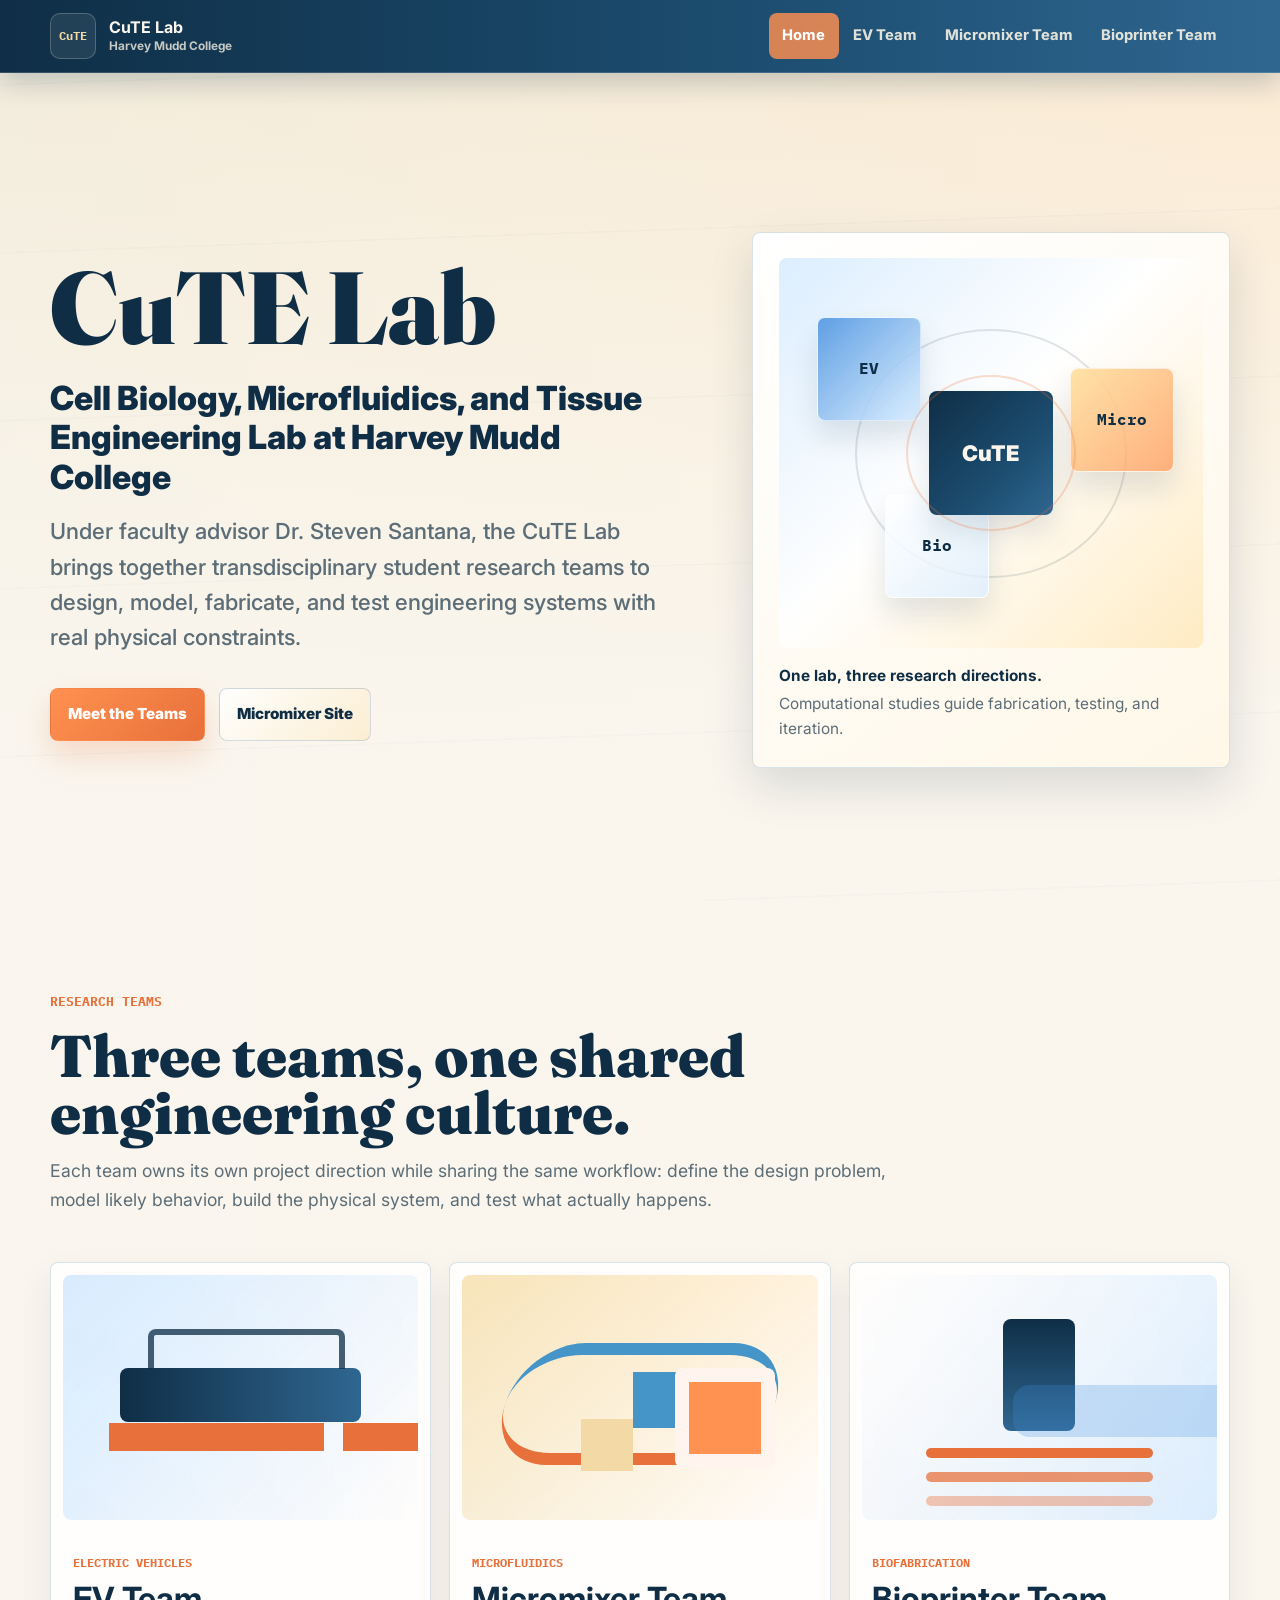
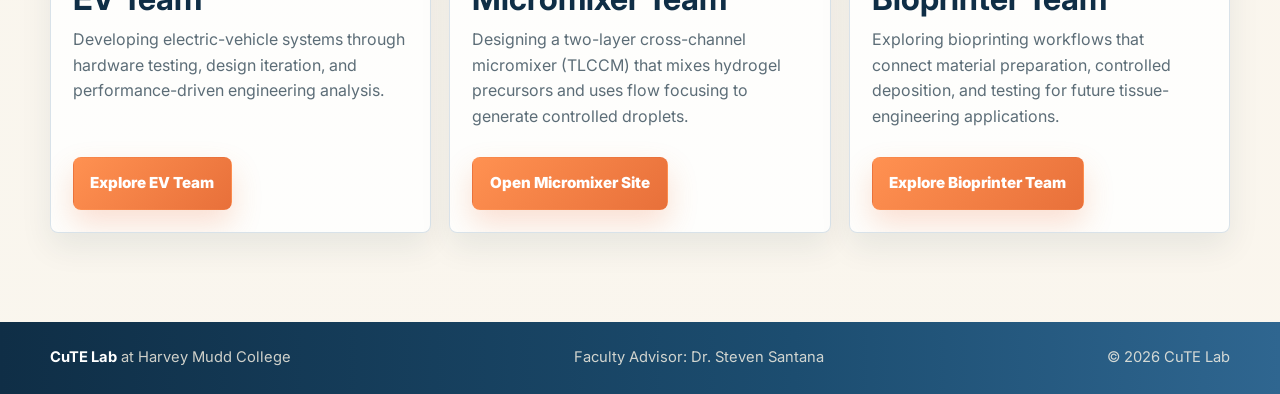
<file: index.html>
<!doctype html>
<html lang="en">
<head>
  <meta charset="utf-8">
  <meta name="viewport" content="width=device-width, initial-scale=1">
  <title>The CuTE Lab</title>
  <meta name="description" content="The CuTE Lab at Harvey Mudd College builds hands-on and computational engineering platforms across electric vehicles, microfluidics, and bioprinting.">
  <link rel="preconnect" href="https://fonts.googleapis.com">
  <link rel="preconnect" href="https://fonts.gstatic.com" crossorigin>
  <link href="https://fonts.googleapis.com/css2?family=Fraunces:ital,opsz,wght@0,9..144,500;0,9..144,650;0,9..144,900;1,9..144,500&family=Inter:wght@400;500;600;700;800;900&family=IBM+Plex+Mono:wght@500;600;700&display=swap" rel="stylesheet">
  <link rel="stylesheet" href="./styles.css">
</head>
<body>
  <a class="skip-link" href="#main-content">Skip to content</a>

  <header class="site-header" id="top">
    <nav class="nav-shell" aria-label="Primary navigation">
      <a class="brand" href="#home" aria-label="CuTE Lab home">
        <span class="brand-mark" aria-hidden="true">CuTE</span>
        <span>
          <strong>CuTE Lab</strong>
          <small>Harvey Mudd College</small>
        </span>
      </a>

      <button class="menu-toggle" type="button" aria-label="Open navigation" aria-expanded="false">
        <span></span>
        <span></span>
        <span></span>
      </button>

      <ul class="nav-list" id="primary-nav">
        <li><a class="nav-link active" href="#home">Home</a></li>
      </ul>
    </nav>
  </header>

  <main id="main-content">
    <section class="hero" id="home" aria-labelledby="hero-title">
      <div class="container hero-grid">
        <div class="hero-copy">
          <h1 id="hero-title">CuTE Lab</h1>
          <p class="hero-subheading">Cell Biology, Microfluidics, and Tissue Engineering Lab at Harvey Mudd College</p>
          <p class="hero-lede">
            Under faculty advisor Dr. Steven Santana, the CuTE Lab brings together transdisciplinary student research teams to design, model, fabricate, and test engineering systems with real physical constraints.
          </p>
          <div class="hero-actions" aria-label="Page shortcuts">
            <a class="button button-primary" href="#teams">Meet the Teams</a>
            <a class="button button-secondary" href="./micromixer/#home">Micromixer Site</a>
          </div>
        </div>

        <div class="hero-visual" aria-label="CuTE Lab research themes">
          <div class="research-orbit">
            <span class="node node-ev">EV</span>
            <span class="node node-micro">Micro</span>
            <span class="node node-bio">Bio</span>
            <span class="center-node">CuTE</span>
          </div>
          <div class="visual-caption">
            <strong>One lab, three research directions.</strong>
            <span>Computational studies guide fabrication, testing, and iteration.</span>
          </div>
        </div>
      </div>
    </section>

    <section class="section" id="teams" aria-labelledby="teams-title">
      <div class="container">
        <div class="section-heading">
          <p class="eyebrow">Research Teams</p>
          <h2 id="teams-title">Three teams, one shared engineering culture.</h2>
          <p>
            Each team owns its own project direction while sharing the same workflow: define the design problem, model likely behavior, build the physical system, and test what actually happens.
          </p>
        </div>

        <!-- Team cards are rendered from team-content.js so each group can edit its own copy safely. -->
        <div class="team-grid" id="team-grid" aria-live="polite"></div>
      </div>
    </section>

  </main>

  <footer class="site-footer">
    <div class="container footer-grid">
      <p><strong>CuTE Lab</strong> at Harvey Mudd College</p>
      <p>Faculty Advisor: Dr. Steven Santana</p>
      <p>&copy; <span id="year"></span> CuTE Lab</p>
    </div>
  </footer>

  <script src="./team-content.js"></script>
  <script src="./app.js"></script>
</body>
</html>
</file>
<file: styles.css>
:root {
  --riviera-blue: #2f6690;
  --riviera-blue-bright: #4695c9;
  --terracotta: #e8703a;
  --coral: #ff9151;
  --soft-ivory: #faf6ee;
  --sand-linen: #f2d9a6;
  --white: #ffffff;
  --deep-blue: #0f2e46;
  --ink: #16283a;
  --muted-ink: #5c6d77;
  --blue-tint: #d8ecff;
  --terracotta-tint: #ffe0cc;
  --yellow-tint: #fff1c9;
  --shadow: 0 18px 45px rgba(15, 46, 70, 0.14);
  --content: min(1180px, calc(100vw - 2rem));
  --font-display: "Fraunces", ui-serif, Georgia, serif;
  --font-body: Inter, ui-sans-serif, system-ui, -apple-system, BlinkMacSystemFont, "Segoe UI", sans-serif;
  --font-mono: "IBM Plex Mono", ui-monospace, "SFMono-Regular", Menlo, monospace;
  color: var(--ink);
  background: var(--soft-ivory);
  font-family: var(--font-body);
  letter-spacing: 0;
}

* {
  box-sizing: border-box;
}

html {
  scroll-behavior: smooth;
  scroll-padding-top: 84px;
}

body {
  margin: 0;
  min-width: 320px;
  background:
    linear-gradient(180deg, rgba(255, 224, 161, 0.24), rgba(250, 246, 238, 0.96) 36%),
    linear-gradient(90deg, rgba(65, 141, 222, 0.06), rgba(255, 145, 81, 0.08));
  color: var(--ink);
  line-height: 1.6;
}

body.nav-open {
  overflow: hidden;
}

body::before {
  content: "";
  position: fixed;
  inset: 0;
  z-index: 0;
  pointer-events: none;
  opacity: 0.55;
  background-image: repeating-linear-gradient(
    178deg,
    transparent 0,
    transparent 84px,
    rgba(47, 102, 144, 0.05) 84px,
    rgba(47, 102, 144, 0.05) 85px,
    transparent 86px,
    transparent 168px
  );
  background-size: 100% 168px;
}

img,
svg {
  display: block;
  max-width: 100%;
}

a {
  color: inherit;
  text-decoration: none;
}

code {
  border-radius: 6px;
  background: rgba(15, 46, 70, 0.07);
  color: var(--deep-blue);
  font-family: var(--font-mono);
  font-size: 0.9em;
  padding: 0.12rem 0.34rem;
}

.skip-link {
  position: fixed;
  left: 1rem;
  top: 1rem;
  z-index: 2000;
  transform: translateY(-180%);
  border: 2px solid var(--terracotta);
  border-radius: 8px;
  background: var(--white);
  color: var(--deep-blue);
  font-weight: 800;
  padding: 0.65rem 0.9rem;
  transition: transform 180ms ease;
}

.skip-link:focus {
  transform: translateY(0);
}

.site-header,
main,
.site-footer {
  position: relative;
  z-index: 1;
}

.site-header {
  position: sticky;
  top: 0;
  z-index: 1000;
  background: linear-gradient(90deg, var(--deep-blue), #1c4d70 58%, var(--riviera-blue));
  color: var(--soft-ivory);
  border-bottom: 1px solid rgba(255, 255, 255, 0.16);
  box-shadow: 0 10px 28px rgba(15, 46, 70, 0.22);
}

.nav-shell {
  width: var(--content);
  min-height: 72px;
  margin: 0 auto;
  display: flex;
  align-items: center;
  justify-content: space-between;
  gap: 1rem;
}

.brand {
  display: inline-flex;
  align-items: center;
  gap: 0.8rem;
  min-width: 0;
  font-weight: 850;
  line-height: 1.1;
}

.brand-mark {
  width: 46px;
  height: 46px;
  flex: 0 0 46px;
  display: grid;
  place-items: center;
  border: 1px solid rgba(255, 248, 232, 0.22);
  border-radius: 10px;
  background: rgba(255, 248, 232, 0.08);
  color: var(--sand-linen);
  font-family: var(--font-mono);
  font-size: 0.72rem;
}

.brand small {
  display: block;
  margin-top: 0.18rem;
  color: rgba(255, 248, 232, 0.76);
  font-size: 0.74rem;
  font-weight: 700;
}

.nav-list {
  display: flex;
  align-items: center;
  gap: 0.1rem;
  margin: 0;
  padding: 0;
  list-style: none;
}

.nav-item {
  position: relative;
}

.nav-link {
  display: inline-flex;
  align-items: center;
  min-height: 42px;
  border-radius: 8px;
  color: rgba(255, 248, 232, 0.86);
  font-size: 0.92rem;
  font-weight: 750;
  padding: 0.7rem 0.82rem;
  white-space: nowrap;
  transition: color 180ms ease, background 180ms ease;
}

.nav-link:hover,
.nav-link:focus-visible,
.nav-link.active,
.has-dropdown:focus-within > .nav-link {
  background: rgba(255, 145, 81, 0.82);
  color: var(--white);
}

.dropdown-menu {
  position: absolute;
  top: calc(100% + 0.55rem);
  right: 0;
  width: 235px;
  display: grid;
  gap: 0.25rem;
  margin: 0;
  padding: 0.55rem;
  list-style: none;
  border: 1px solid rgba(15, 46, 70, 0.12);
  border-radius: 8px;
  background: rgba(255, 255, 255, 0.96);
  color: var(--ink);
  box-shadow: var(--shadow);
  opacity: 0;
  transform: translateY(8px);
  visibility: hidden;
  transition: opacity 180ms ease, transform 180ms ease, visibility 180ms ease;
}

.has-dropdown:hover .dropdown-menu,
.has-dropdown:focus-within .dropdown-menu {
  opacity: 1;
  transform: translateY(0);
  visibility: visible;
}

.dropdown-link {
  display: block;
  border-radius: 7px;
  color: var(--deep-blue);
  font-size: 0.9rem;
  font-weight: 750;
  padding: 0.62rem 0.68rem;
  transition: background 160ms ease, color 160ms ease, transform 160ms ease;
}

.dropdown-link:hover,
.dropdown-link:focus-visible {
  background: linear-gradient(135deg, rgba(255, 224, 161, 0.55), rgba(216, 236, 255, 0.62));
  color: var(--terracotta);
  transform: translateX(2px);
}

.menu-toggle {
  display: none;
  width: 46px;
  height: 42px;
  border: 0;
  border-radius: 8px;
  background: rgba(255, 255, 255, 0.11);
  color: var(--white);
  cursor: pointer;
  padding: 0.75rem;
}

.menu-toggle span {
  display: block;
  width: 100%;
  height: 2px;
  margin: 4px 0;
  border-radius: 999px;
  background: currentColor;
}

.container {
  width: var(--content);
  margin: 0 auto;
}

.hero {
  min-height: calc(100vh - 72px);
  display: grid;
  align-items: center;
  padding: clamp(4rem, 8vw, 7.5rem) 0 clamp(3rem, 6vw, 5rem);
}

.hero-grid {
  display: grid;
  grid-template-columns: minmax(0, 1.02fr) minmax(330px, 0.78fr);
  gap: clamp(2rem, 6vw, 5rem);
  align-items: center;
}

.eyebrow {
  margin: 0 0 1.05rem;
  color: var(--terracotta);
  font-family: var(--font-mono);
  font-size: 0.82rem;
  font-weight: 800;
  text-transform: uppercase;
}

h1,
h2,
h3,
p {
  margin-top: 0;
}

h1,
h2 {
  color: var(--deep-blue);
  font-family: var(--font-display);
  line-height: 0.96;
  letter-spacing: 0;
}

h1 {
  max-width: 850px;
  margin-bottom: 1.4rem;
  font-size: clamp(3.4rem, 8vw, 7rem);
  font-weight: 900;
}

h2 {
  margin-bottom: 1rem;
  font-size: clamp(2.2rem, 4.6vw, 4.7rem);
  font-weight: 850;
}

h3 {
  margin-bottom: 0.78rem;
  color: var(--deep-blue);
  font-size: clamp(1.45rem, 2.5vw, 2.05rem);
  line-height: 1.04;
}

.hero-lede {
  max-width: 710px;
  margin-bottom: 2rem;
  color: var(--muted-ink);
  font-size: clamp(1.08rem, 1.8vw, 1.38rem);
  font-weight: 520;
}

.hero-subheading {
  max-width: 780px;
  margin-bottom: 1.1rem;
  color: var(--deep-blue);
  font-size: clamp(1.35rem, 2.6vw, 2.35rem);
  font-weight: 850;
  line-height: 1.18;
}

.hero-actions {
  display: flex;
  flex-wrap: wrap;
  gap: 0.9rem;
}

.button {
  display: inline-flex;
  align-items: center;
  justify-content: center;
  min-height: 48px;
  border: 1px solid transparent;
  border-radius: 8px;
  font-size: 0.95rem;
  font-weight: 850;
  padding: 0.85rem 1.05rem;
  transition: transform 180ms ease, box-shadow 180ms ease, background 180ms ease, border-color 180ms ease;
}

.button:hover,
.button:focus-visible {
  transform: translateY(-2px);
}

.button-primary,
.team-button {
  background: linear-gradient(135deg, var(--coral), var(--terracotta));
  color: var(--white);
  box-shadow: 0 14px 30px rgba(232, 112, 58, 0.22);
}

.button-primary:hover,
.button-primary:focus-visible,
.team-button:hover,
.team-button:focus-visible {
  background: linear-gradient(135deg, #ff9f65, #f2854f);
  box-shadow: 0 18px 36px rgba(232, 112, 58, 0.28);
}

.button-secondary {
  border-color: rgba(47, 102, 144, 0.22);
  background: linear-gradient(135deg, rgba(255, 255, 255, 0.9), rgba(255, 224, 161, 0.36));
  color: var(--deep-blue);
}

.button-secondary:hover,
.button-secondary:focus-visible {
  border-color: rgba(65, 141, 222, 0.38);
  box-shadow: 0 14px 28px rgba(15, 46, 70, 0.1);
}

.hero-visual {
  border: 1px solid rgba(47, 102, 144, 0.18);
  border-radius: 8px;
  background:
    linear-gradient(145deg, rgba(255, 255, 255, 0.86), rgba(255, 224, 161, 0.24)),
    var(--white);
  box-shadow: var(--shadow);
  padding: clamp(1rem, 3vw, 1.6rem);
}

.research-orbit {
  position: relative;
  min-height: 390px;
  overflow: hidden;
  border-radius: 8px;
  background:
    linear-gradient(135deg, rgba(216, 236, 255, 0.9), rgba(255, 255, 255, 0.88) 47%, rgba(255, 224, 161, 0.54));
}

.research-orbit::before,
.research-orbit::after {
  content: "";
  position: absolute;
  inset: 18%;
  border: 2px solid rgba(15, 46, 70, 0.12);
  border-radius: 50%;
}

.research-orbit::after {
  inset: 30%;
  border-color: rgba(232, 112, 58, 0.24);
}

.node,
.center-node {
  position: absolute;
  display: grid;
  place-items: center;
  border-radius: 8px;
  font-weight: 900;
  box-shadow: 0 16px 28px rgba(15, 46, 70, 0.12);
}

.node {
  width: 104px;
  height: 104px;
  border: 1px solid rgba(255, 255, 255, 0.72);
  color: var(--deep-blue);
  font-family: var(--font-mono);
  font-size: 1rem;
}

.node-ev {
  left: 9%;
  top: 15%;
  background: linear-gradient(135deg, rgba(65, 141, 222, 0.82), rgba(216, 236, 255, 0.9));
}

.node-micro {
  right: 7%;
  top: 28%;
  background: linear-gradient(135deg, rgba(255, 224, 161, 0.94), rgba(255, 145, 81, 0.7));
}

.node-bio {
  left: 25%;
  bottom: 13%;
  background: linear-gradient(135deg, rgba(255, 255, 255, 0.94), rgba(216, 236, 255, 0.72));
}

.center-node {
  left: 50%;
  top: 50%;
  width: 124px;
  height: 124px;
  background: linear-gradient(135deg, var(--deep-blue), #1c4d70 62%, var(--riviera-blue));
  color: var(--soft-ivory);
  font-size: 1.35rem;
  transform: translate(-50%, -50%);
}

.visual-caption {
  display: grid;
  gap: 0.2rem;
  margin-top: 1rem;
  color: var(--muted-ink);
  font-size: 0.96rem;
}

.visual-caption strong {
  color: var(--deep-blue);
}

.section {
  padding: clamp(4rem, 7vw, 6.5rem) 0;
}

.section-soft {
  border-top: 1px solid rgba(47, 102, 144, 0.13);
  border-bottom: 1px solid rgba(47, 102, 144, 0.13);
  background: rgba(255, 255, 255, 0.35);
}

.section-heading {
  max-width: 850px;
  margin-bottom: clamp(2rem, 4vw, 3rem);
}

.section-heading p:not(.eyebrow) {
  color: var(--muted-ink);
  font-size: 1.1rem;
}

.team-grid {
  display: grid;
  grid-template-columns: repeat(3, minmax(0, 1fr));
  gap: 1.15rem;
}

.team-card {
  min-height: 100%;
  overflow: hidden;
  border: 1px solid rgba(47, 102, 144, 0.18);
  border-radius: 8px;
  background: rgba(255, 255, 255, 0.82);
  box-shadow: 0 14px 32px rgba(15, 46, 70, 0.08);
  transition: transform 180ms ease, box-shadow 180ms ease, border-color 180ms ease;
}

.team-card:hover {
  transform: translateY(-5px);
  border-color: rgba(255, 145, 81, 0.46);
  box-shadow: 0 22px 45px rgba(15, 46, 70, 0.13);
}

.team-figure {
  margin: 0;
  padding: 0.75rem;
}

.team-art {
  position: relative;
  min-height: 245px;
  overflow: hidden;
  border-radius: 8px;
  background: var(--blue-tint);
}

.team-art::before,
.team-art::after {
  content: "";
  position: absolute;
  border-radius: 8px;
}

.ev-art {
  background:
    linear-gradient(135deg, rgba(216, 236, 255, 0.88), rgba(255, 255, 255, 0.74)),
    linear-gradient(90deg, rgba(65, 141, 222, 0.22), rgba(255, 145, 81, 0.08));
}

.ev-art::before {
  left: 16%;
  right: 16%;
  top: 38%;
  height: 54px;
  background: linear-gradient(90deg, var(--deep-blue), var(--riviera-blue));
  box-shadow:
    -24px 42px 0 -13px var(--terracotta),
    210px 42px 0 -13px var(--terracotta);
}

.ev-art::after {
  left: 24%;
  top: 22%;
  width: 52%;
  height: 34px;
  border: 6px solid rgba(15, 46, 70, 0.76);
  border-bottom: 0;
  border-radius: 8px 8px 0 0;
}

.micromixer-art {
  background:
    linear-gradient(135deg, rgba(255, 224, 161, 0.72), rgba(255, 255, 255, 0.82)),
    linear-gradient(90deg, rgba(65, 141, 222, 0.14), rgba(255, 145, 81, 0.16));
}

.micromixer-art::before {
  left: 12%;
  top: 28%;
  width: 76%;
  height: 40%;
  border-top: 12px solid var(--riviera-blue-bright);
  border-bottom: 12px solid var(--terracotta);
  border-radius: 999px;
  transform: skewX(-18deg);
}

.micromixer-art::after {
  right: 12%;
  top: 38%;
  width: 72px;
  height: 72px;
  border: 14px solid rgba(255, 255, 255, 0.9);
  background: var(--coral);
  box-shadow:
    -64px -18px 0 -22px var(--riviera-blue-bright),
    -118px 27px 0 -24px var(--sand-linen);
}

.bioprinter-art {
  background:
    linear-gradient(135deg, rgba(255, 255, 255, 0.86), rgba(216, 236, 255, 0.64)),
    linear-gradient(90deg, rgba(255, 145, 81, 0.1), rgba(65, 141, 222, 0.16));
}

.bioprinter-art::before {
  left: 50%;
  top: 18%;
  width: 72px;
  height: 112px;
  background: linear-gradient(180deg, var(--deep-blue), var(--riviera-blue));
  transform: translateX(-50%);
}

.bioprinter-art::after {
  left: 18%;
  right: 18%;
  bottom: 25%;
  height: 10px;
  background: var(--terracotta);
  box-shadow:
    0 24px 0 rgba(232, 112, 58, 0.72),
    0 48px 0 rgba(232, 112, 58, 0.38),
    108px -42px 0 21px rgba(65, 141, 222, 0.24);
}

.team-card-body {
  display: flex;
  min-height: 300px;
  flex-direction: column;
  align-items: flex-start;
  padding: 1.35rem;
}

.card-label {
  margin-bottom: 0.55rem;
  color: var(--terracotta);
  font-family: var(--font-mono);
  font-size: 0.76rem;
  font-weight: 800;
  text-transform: uppercase;
}

.card-summary {
  color: var(--muted-ink);
  font-size: 1rem;
}

.team-button {
  margin-top: auto;
}

.collaboration-grid {
  display: grid;
  grid-template-columns: minmax(0, 0.8fr) minmax(0, 1.1fr);
  gap: clamp(1.5rem, 5vw, 4rem);
  align-items: start;
}

.collaboration-copy {
  color: var(--muted-ink);
  font-size: 1.05rem;
}

.collaboration-copy p:last-child {
  margin-bottom: 0;
}

.site-footer {
  background: linear-gradient(90deg, var(--deep-blue), #1c4d70 62%, var(--riviera-blue));
  color: var(--soft-ivory);
  padding: 1.5rem 0;
}

.footer-grid {
  display: flex;
  flex-wrap: wrap;
  align-items: center;
  justify-content: space-between;
  gap: 0.8rem 1.25rem;
  color: rgba(255, 248, 232, 0.8);
  font-size: 0.92rem;
}

.footer-grid p {
  margin: 0;
}

.footer-grid strong {
  color: var(--white);
}

@media (max-width: 980px) {
  .hero {
    min-height: auto;
  }

  .hero-grid,
  .collaboration-grid {
    grid-template-columns: 1fr;
  }

  .hero-visual {
    max-width: 620px;
  }

  .team-grid {
    grid-template-columns: 1fr;
  }

  .team-card {
    display: grid;
    grid-template-columns: minmax(220px, 0.8fr) minmax(0, 1fr);
  }

  .team-card-body {
    min-height: 260px;
  }
}

@media (max-width: 820px) {
  .menu-toggle {
    display: block;
  }

  .nav-list {
    position: fixed;
    left: 0;
    right: 0;
    top: 72px;
    display: none;
    max-height: calc(100vh - 72px);
    overflow: auto;
    align-items: stretch;
    flex-direction: column;
    gap: 0.2rem;
    padding: 1rem;
    background: linear-gradient(90deg, var(--deep-blue), #1c4d70 62%, var(--riviera-blue));
    box-shadow: 0 24px 40px rgba(15, 46, 70, 0.22);
  }

  .nav-list.open {
    display: flex;
  }

  .nav-link {
    width: 100%;
    justify-content: space-between;
  }

  .dropdown-menu {
    position: static;
    width: auto;
    margin: 0.15rem 0 0.55rem;
    opacity: 1;
    transform: none;
    visibility: visible;
  }
}

@media (max-width: 660px) {
  .brand small {
    display: none;
  }

  .hero {
    padding-top: 3.2rem;
  }

  .hero-actions,
  .button {
    width: 100%;
  }

  .team-card {
    display: block;
  }

  .team-card-body {
    min-height: 0;
  }

  .research-orbit {
    min-height: 315px;
  }

  .node {
    width: 86px;
    height: 86px;
  }

  .center-node {
    width: 104px;
    height: 104px;
  }
}
</file>
